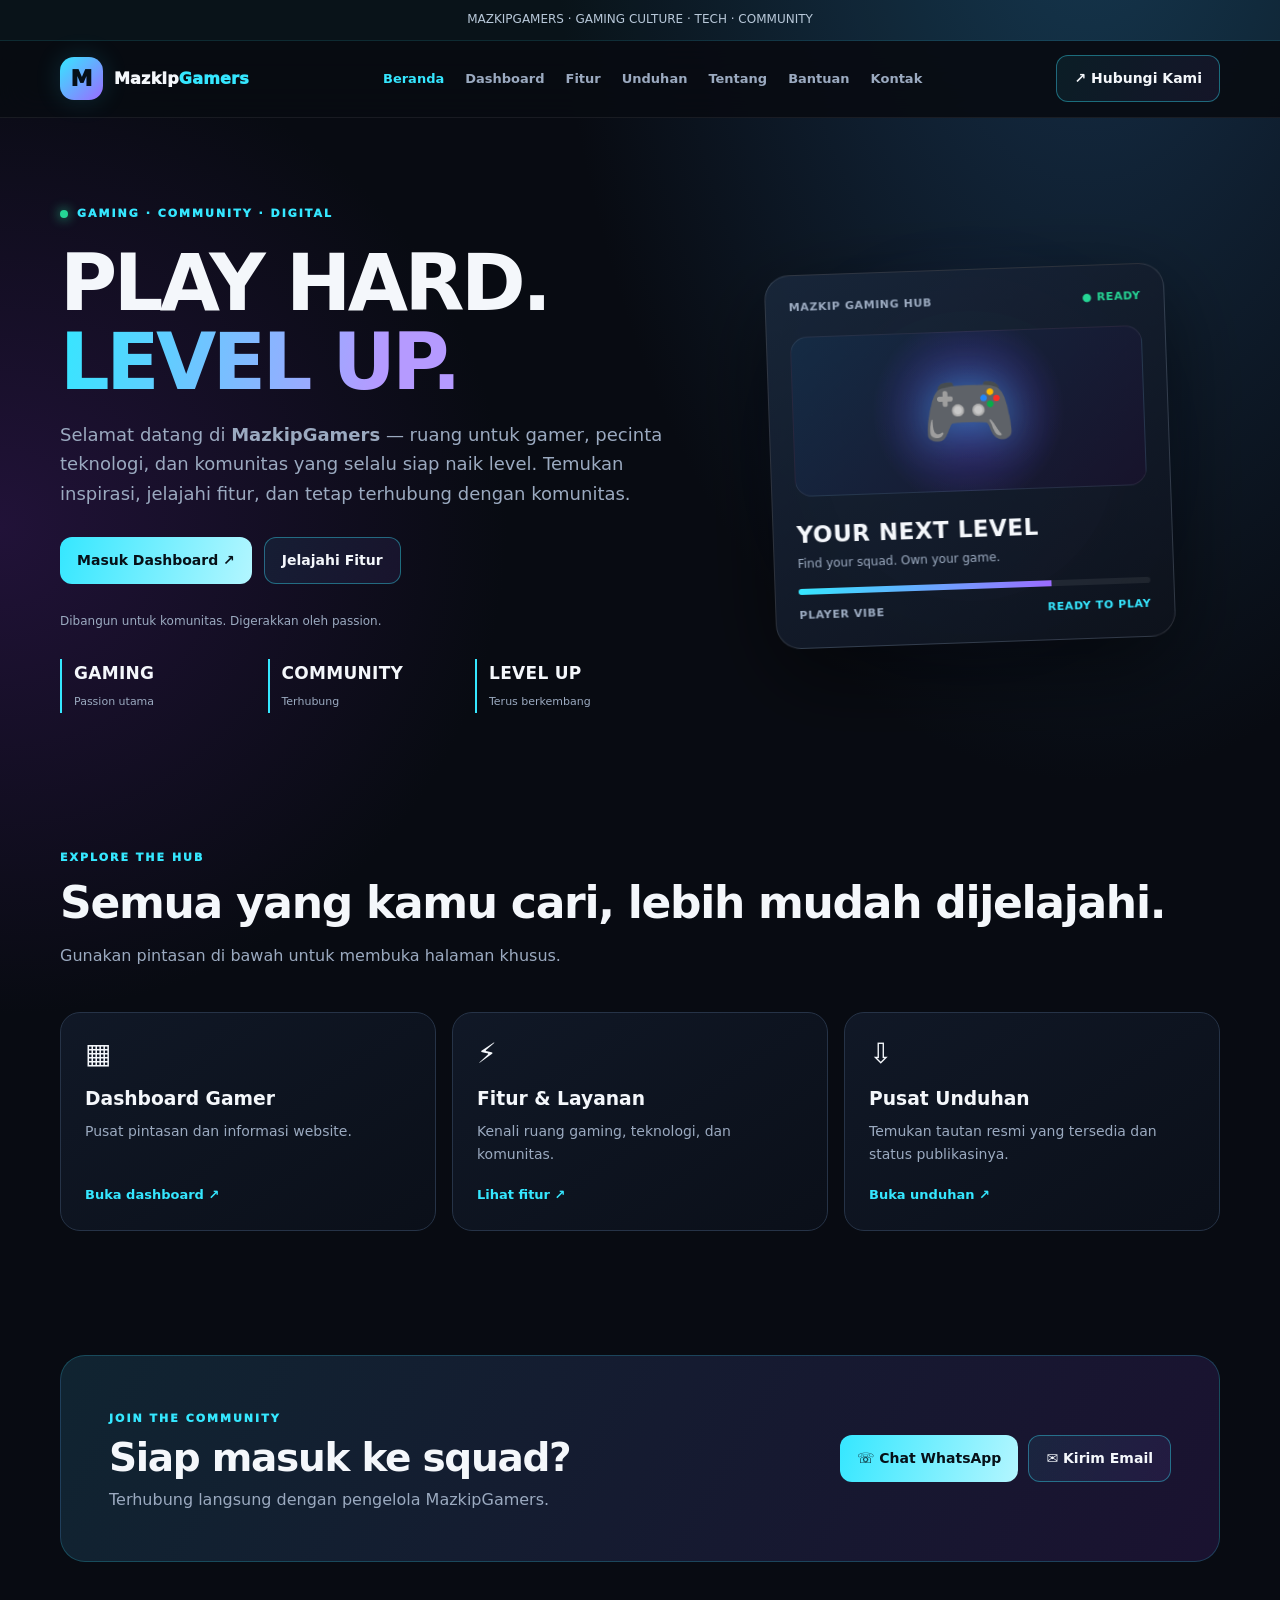
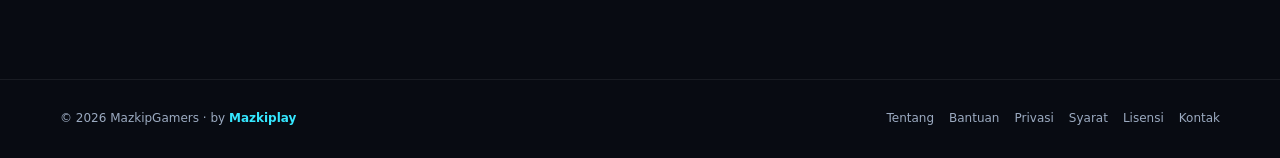
<file: index.html>
<!doctype html>
<html lang="id"><head><meta charset="utf-8"><meta name="viewport" content="width=device-width,initial-scale=1"><meta name="theme-color" content="#080b12"><meta name="description" content="MazkipGamers — portal gaming, komunitas, teknologi, dan kreativitas digital oleh Mazkiplay."><meta property="og:title" content="MazkipGamers — Play Hard. Level Up."><meta property="og:description" content="Ruang gaming dan kreativitas digital untuk komunitas."><title>MazkipGamers — Play Hard. Level Up.</title><link rel="icon" href="favicon.svg" type="image/svg+xml"><link rel="stylesheet" href="style.css"></head><body>
<div class="site-notice">MAZKIPGAMERS · GAMING CULTURE · TECH · COMMUNITY</div>
<header class="top"><div class="wrap nav"><a class="brand" href="index.html" aria-label="MazkipGamers beranda"><span class="logo">M</span><span>Mazkip<em>Gamers</em></span></a><nav class="navlinks" aria-label="Navigasi utama"><a data-page="index.html" href="index.html">Beranda</a><a data-page="dashboard.html" href="dashboard.html">Dashboard</a><a data-page="features.html" href="features.html">Fitur</a><a data-page="downloads.html" href="downloads.html">Unduhan</a><a data-page="about.html" href="about.html">Tentang</a><a data-page="help.html" href="help.html">Bantuan</a><a data-page="contact.html" href="contact.html">Kontak</a></nav><div class="nav-cta"><a class="btn" href="https://wa.me/628562965282" target="_blank" rel="noopener noreferrer">↗ Hubungi Kami</a><button class="menu-toggle" aria-label="Buka menu" aria-expanded="false" type="button">☰</button></div></div></header>
<main><section class="wrap hero" id="home"><div><div class="eyebrow"><span class="pulse"></span> GAMING · COMMUNITY · DIGITAL</div><h1>PLAY HARD.<br><span class="gradient">LEVEL UP.</span></h1><p class="lead">Selamat datang di <b>MazkipGamers</b> — ruang untuk gamer, pecinta teknologi, dan komunitas yang selalu siap naik level. Temukan inspirasi, jelajahi fitur, dan tetap terhubung dengan komunitas.</p><div class="actions"><a class="btn primary" href="dashboard.html">Masuk Dashboard ↗</a><a class="btn" href="features.html">Jelajahi Fitur</a></div><div class="tiny">Dibangun untuk komunitas. Digerakkan oleh passion.</div><div class="stats"><div class="stat"><b>GAMING</b><span>Passion utama</span></div><div class="stat"><b>COMMUNITY</b><span>Terhubung</span></div><div class="stat"><b>LEVEL UP</b><span>Terus berkembang</span></div></div></div><div class="visual" aria-label="Ilustrasi gaming orisinal"><div class="orb"></div><div class="game-card"><div class="card-top"><span>MAZKIP GAMING HUB</span><span class="online">● READY</span></div><div class="art"><div class="controller">🎮</div></div><h3>YOUR NEXT LEVEL</h3><div class="tiny">Find your squad. Own your game.</div><div class="progress"><i></i></div><div class="card-top" style="margin-top:12px"><span>PLAYER VIBE</span><b style="color:var(--cyan)">READY TO PLAY</b></div></div></div></section>
<section class="section"><div class="wrap"><div class="section-head"><div><div class="eyebrow">EXPLORE THE HUB</div><h2>Semua yang kamu cari, lebih mudah dijelajahi.</h2><p>Gunakan pintasan di bawah untuk membuka halaman khusus.</p></div></div><div class="grid"><a class="feature feature-link" href="dashboard.html"><div class="ico">▦</div><h3>Dashboard Gamer</h3><p>Pusat pintasan dan informasi website.</p><span class="more">Buka dashboard ↗</span></a><a class="feature feature-link" href="features.html"><div class="ico">⚡</div><h3>Fitur & Layanan</h3><p>Kenali ruang gaming, teknologi, dan komunitas.</p><span class="more">Lihat fitur ↗</span></a><a class="feature feature-link" href="downloads.html"><div class="ico">⇩</div><h3>Pusat Unduhan</h3><p>Temukan tautan resmi yang tersedia dan status publikasinya.</p><span class="more">Buka unduhan ↗</span></a></div></div></section>
<section class="section"><div class="wrap"><div class="banner"><div><div class="eyebrow">JOIN THE COMMUNITY</div><h2>Siap masuk ke squad?</h2><p>Terhubung langsung dengan pengelola MazkipGamers.</p></div><div class="banner-actions"><a class="btn primary" href="https://wa.me/628562965282" target="_blank" rel="noopener noreferrer">☏ Chat WhatsApp</a><a class="btn" href="mailto:holqinaleavodkabilla@gmail.com">✉ Kirim Email</a></div></div></div></section></main>
<footer class="footer"><div class="wrap footer-in"><span>© <span data-year>2026</span> MazkipGamers · by <b style="color:var(--cyan)">Mazkiplay</b></span><div class="footer-links"><a href="about.html">Tentang</a><a href="help.html">Bantuan</a><a href="privacy.html">Privasi</a><a href="terms.html">Syarat</a><a href="license.html">Lisensi</a><a href="contact.html">Kontak</a></div></div></footer><script src="site.js" defer></script></body></html>
</file>
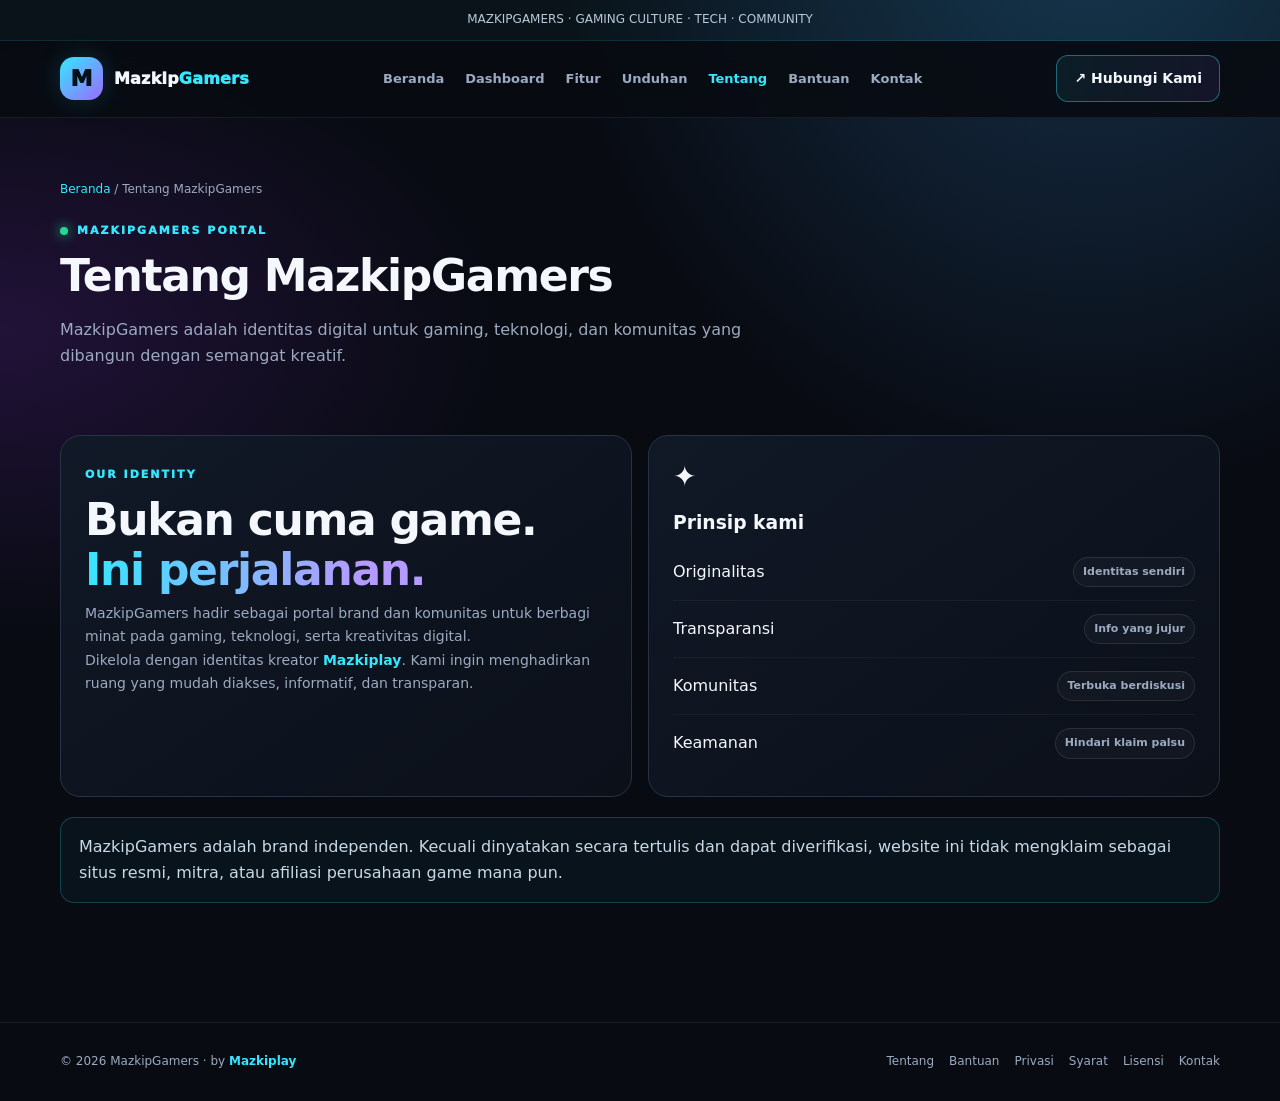
<file: about.html>
<!doctype html><html lang="id"><head><meta charset="utf-8"><meta name="viewport" content="width=device-width,initial-scale=1"><meta name="theme-color" content="#080b12"><meta name="description" content="MazkipGamers adalah identitas digital untuk gaming, teknologi, dan komunitas yang dibangun dengan semangat kreatif."><title>Tentang Kami — MazkipGamers</title><link rel="icon" href="favicon.svg" type="image/svg+xml"><link rel="stylesheet" href="style.css"></head><body><div class="site-notice">MAZKIPGAMERS · GAMING CULTURE · TECH · COMMUNITY</div><header class="top"><div class="wrap nav"><a class="brand" href="index.html"><span class="logo">M</span><span>Mazkip<em>Gamers</em></span></a><nav class="navlinks" aria-label="Navigasi utama"><a data-page="index.html" href="index.html">Beranda</a><a data-page="dashboard.html" href="dashboard.html">Dashboard</a><a data-page="features.html" href="features.html">Fitur</a><a data-page="downloads.html" href="downloads.html">Unduhan</a><a data-page="about.html" href="about.html">Tentang</a><a data-page="help.html" href="help.html">Bantuan</a><a data-page="contact.html" href="contact.html">Kontak</a></nav><div class="nav-cta"><a class="btn" href="https://wa.me/628562965282" target="_blank" rel="noopener noreferrer">↗ Hubungi Kami</a><button class="menu-toggle" aria-label="Buka menu" aria-expanded="false" type="button">☰</button></div></div></header><main><section class="wrap page-hero"><div class="crumb"><a href="index.html">Beranda</a> / Tentang MazkipGamers</div><div class="eyebrow"><span class="pulse"></span> MAZKIPGAMERS PORTAL</div><h1 class="page-title">Tentang MazkipGamers</h1><p class="lead">MazkipGamers adalah identitas digital untuk gaming, teknologi, dan komunitas yang dibangun dengan semangat kreatif.</p></section><section class="content"><div class="wrap"><div class="grid two"><div class="panel"><div class="eyebrow">OUR IDENTITY</div><h2 class="page-title">Bukan cuma game.<br><span class="gradient">Ini perjalanan.</span></h2><p class="muted">MazkipGamers hadir sebagai portal brand dan komunitas untuk berbagi minat pada gaming, teknologi, serta kreativitas digital.</p><p class="muted">Dikelola dengan identitas kreator <b style="color:var(--cyan)">Mazkiplay</b>. Kami ingin menghadirkan ruang yang mudah diakses, informatif, dan transparan.</p></div><div class="panel"><div class="ico">✦</div><h3>Prinsip kami</h3><div class="status-row"><span>Originalitas</span><span class="tag">Identitas sendiri</span></div><div class="status-row"><span>Transparansi</span><span class="tag">Info yang jujur</span></div><div class="status-row"><span>Komunitas</span><span class="tag">Terbuka berdiskusi</span></div><div class="status-row"><span>Keamanan</span><span class="tag">Hindari klaim palsu</span></div></div></div><div class="callout" style="margin-top:20px">MazkipGamers adalah brand independen. Kecuali dinyatakan secara tertulis dan dapat diverifikasi, website ini tidak mengklaim sebagai situs resmi, mitra, atau afiliasi perusahaan game mana pun.</div></div></section></main><footer class="footer"><div class="wrap footer-in"><span>© <span data-year>2026</span> MazkipGamers · by <b style="color:var(--cyan)">Mazkiplay</b></span><div class="footer-links"><a href="about.html">Tentang</a><a href="help.html">Bantuan</a><a href="privacy.html">Privasi</a><a href="terms.html">Syarat</a><a href="license.html">Lisensi</a><a href="contact.html">Kontak</a></div></div></footer><script src="site.js" defer></script></body></html>
</file>
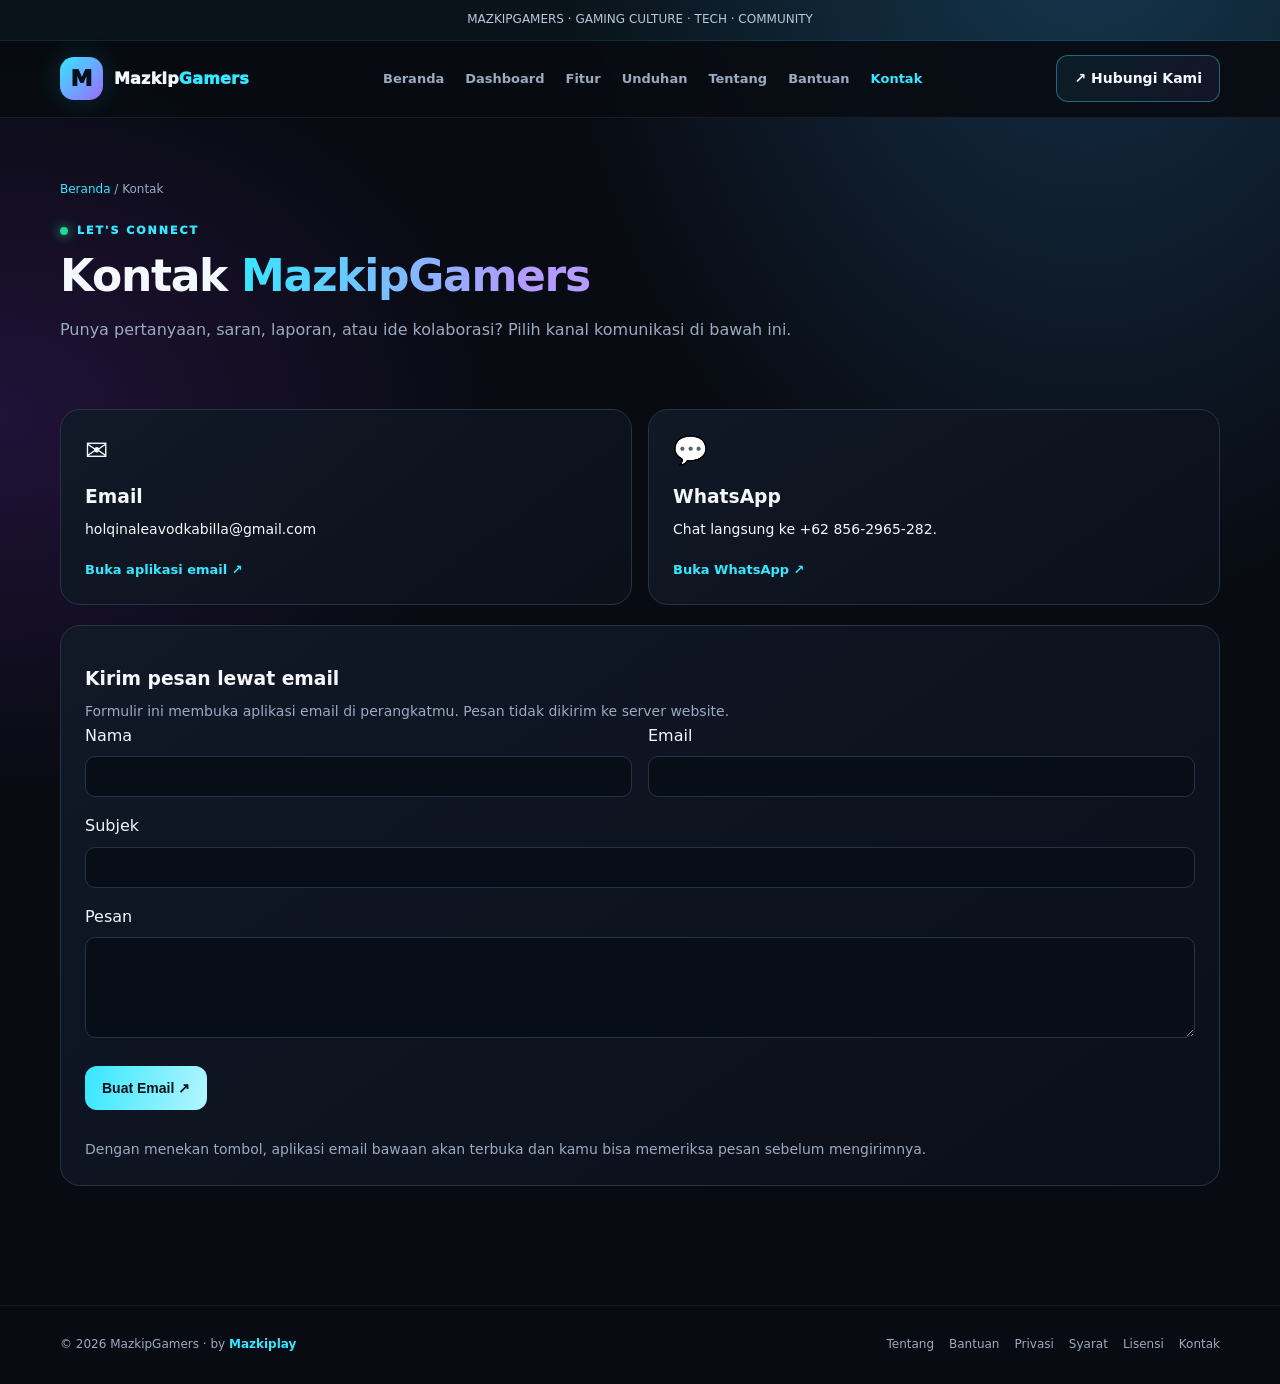
<file: contact.html>
<!doctype html><html lang="id"><head><meta charset="utf-8"><meta name="viewport" content="width=device-width,initial-scale=1"><meta name="theme-color" content="#080b12"><meta name="description" content="Hubungi pengelola MazkipGamers melalui email atau WhatsApp."><title>Kontak — MazkipGamers</title><link rel="icon" href="favicon.svg" type="image/svg+xml"><link rel="stylesheet" href="style.css"></head><body><div class="site-notice">MAZKIPGAMERS · GAMING CULTURE · TECH · COMMUNITY</div><header class="top"><div class="wrap nav"><a class="brand" href="index.html"><span class="logo">M</span><span>Mazkip<em>Gamers</em></span></a><nav class="navlinks" aria-label="Navigasi utama"><a data-page="index.html" href="index.html">Beranda</a><a data-page="dashboard.html" href="dashboard.html">Dashboard</a><a data-page="features.html" href="features.html">Fitur</a><a data-page="downloads.html" href="downloads.html">Unduhan</a><a data-page="about.html" href="about.html">Tentang</a><a data-page="help.html" href="help.html">Bantuan</a><a data-page="contact.html" href="contact.html">Kontak</a></nav><div class="nav-cta"><a class="btn" href="https://wa.me/628562965282" target="_blank" rel="noopener noreferrer">↗ Hubungi Kami</a><button class="menu-toggle" aria-label="Buka menu" aria-expanded="false" type="button">☰</button></div></div></header><main><section class="wrap page-hero"><div class="crumb"><a href="index.html">Beranda</a> / Kontak</div><div class="eyebrow"><span class="pulse"></span> LET'S CONNECT</div><h1 class="page-title">Kontak <span class="gradient">MazkipGamers</span></h1><p class="lead">Punya pertanyaan, saran, laporan, atau ide kolaborasi? Pilih kanal komunikasi di bawah ini.</p></section><section class="content"><div class="wrap"><div class="grid two"><a class="feature feature-link" href="mailto:holqinaleavodkabilla@gmail.com"><div class="ico">✉️</div><h3>Email</h3><p>holqinaleavodkabilla@gmail.com</p><span class="more">Buka aplikasi email ↗</span></a><a class="feature feature-link" href="https://wa.me/628562965282" target="_blank" rel="noopener noreferrer"><div class="ico">💬</div><h3>WhatsApp</h3><p>Chat langsung ke +62 856-2965-282.</p><span class="more">Buka WhatsApp ↗</span></a></div><div class="panel" style="margin-top:20px"><h3>Kirim pesan lewat email</h3><p class="muted">Formulir ini membuka aplikasi email di perangkatmu. Pesan tidak dikirim ke server website.</p><form data-contact-form><div class="grid two"><label>Nama<input name="name" required maxlength="100" autocomplete="name" style="display:block;width:100%;margin-top:7px;padding:12px;border:1px solid var(--line);border-radius:10px;background:#080e17;color:var(--text)"></label><label>Email<input name="email" type="email" required maxlength="150" autocomplete="email" style="display:block;width:100%;margin-top:7px;padding:12px;border:1px solid var(--line);border-radius:10px;background:#080e17;color:var(--text)"></label></div><label style="display:block;margin-top:16px">Subjek<input name="subject" required maxlength="120" style="display:block;width:100%;margin-top:7px;padding:12px;border:1px solid var(--line);border-radius:10px;background:#080e17;color:var(--text)"></label><label style="display:block;margin-top:16px">Pesan<textarea name="message" required maxlength="4000" rows="5" style="display:block;width:100%;margin-top:7px;padding:12px;border:1px solid var(--line);border-radius:10px;background:#080e17;color:var(--text);resize:vertical"></textarea></label><div class="actions"><button class="btn primary" type="submit">Buat Email ↗</button></div><p class="form-note">Dengan menekan tombol, aplikasi email bawaan akan terbuka dan kamu bisa memeriksa pesan sebelum mengirimnya.</p></form></div></div></section></main><footer class="footer"><div class="wrap footer-in"><span>© <span data-year>2026</span> MazkipGamers · by <b style="color:var(--cyan)">Mazkiplay</b></span><div class="footer-links"><a href="about.html">Tentang</a><a href="help.html">Bantuan</a><a href="privacy.html">Privasi</a><a href="terms.html">Syarat</a><a href="license.html">Lisensi</a><a href="contact.html">Kontak</a></div></div></footer><script src="site.js" defer></script></body></html>
</file>
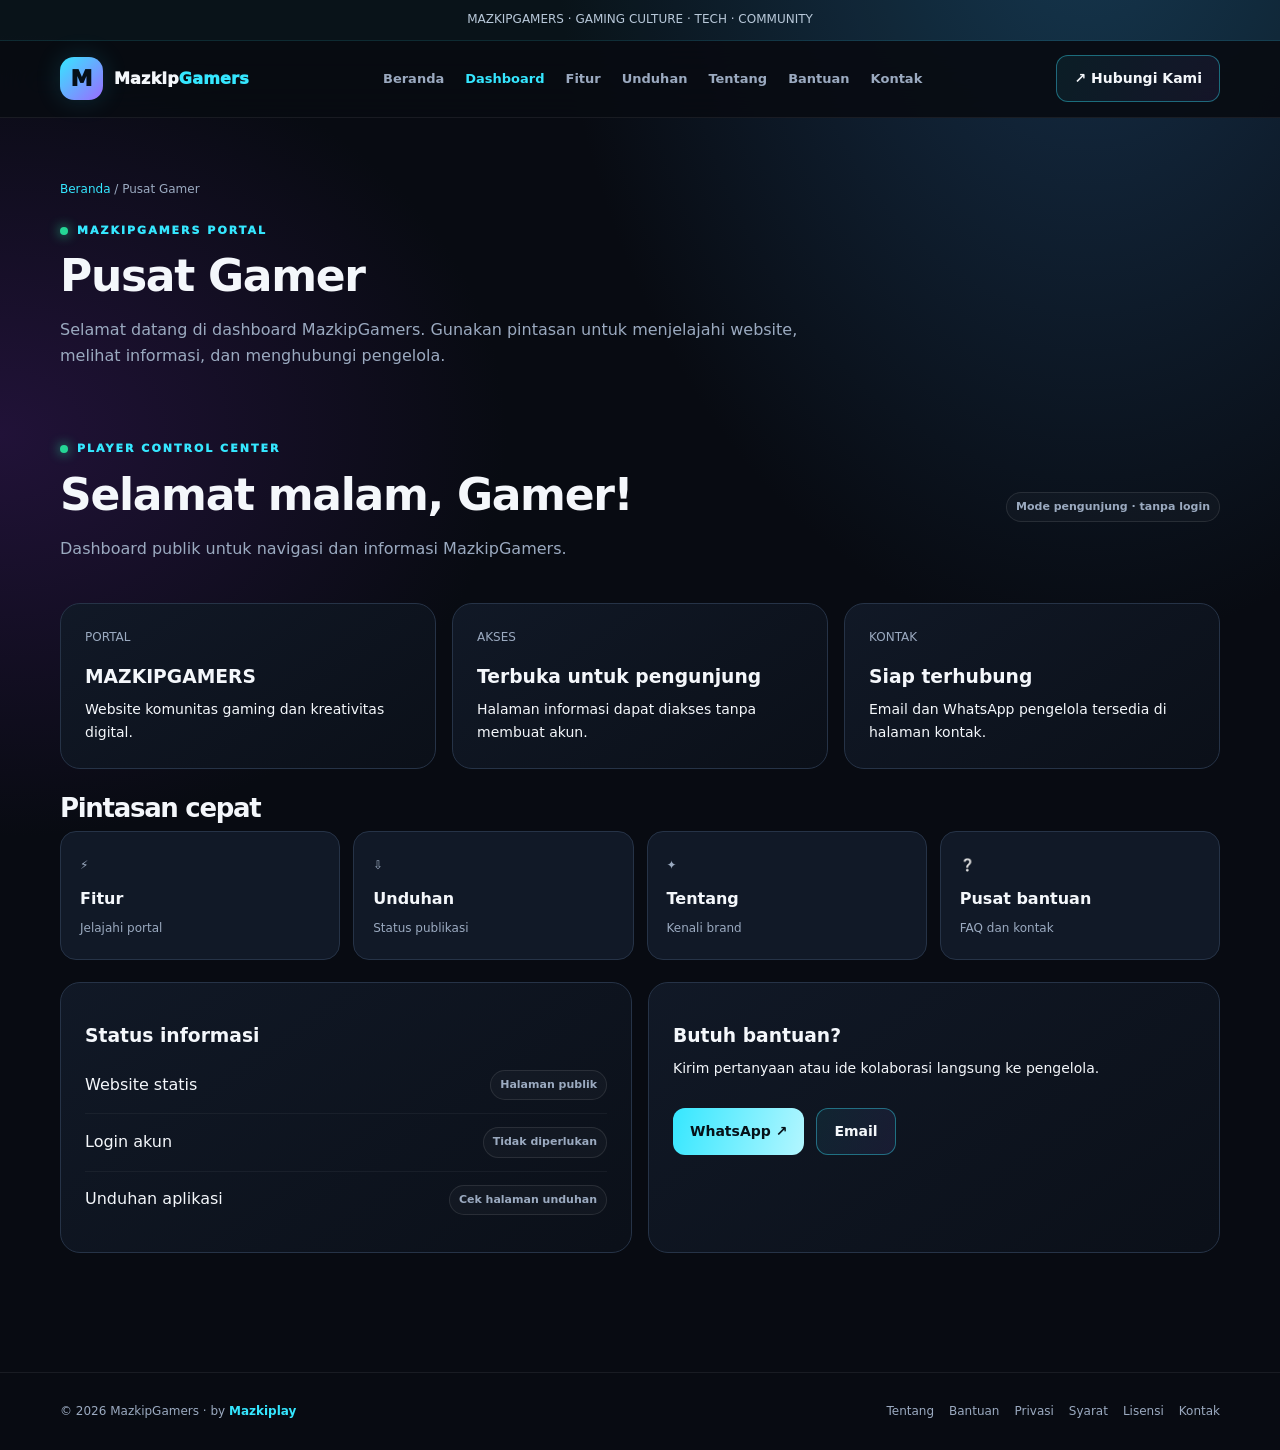
<file: dashboard.html>
<!doctype html><html lang="id"><head><meta charset="utf-8"><meta name="viewport" content="width=device-width,initial-scale=1"><meta name="theme-color" content="#080b12"><meta name="description" content="Selamat datang di dashboard MazkipGamers. Gunakan pintasan untuk menjelajahi website, melihat informasi, dan menghubungi pengelola."><title>Dashboard Gamer — MazkipGamers</title><link rel="icon" href="favicon.svg" type="image/svg+xml"><link rel="stylesheet" href="style.css"></head><body><div class="site-notice">MAZKIPGAMERS · GAMING CULTURE · TECH · COMMUNITY</div><header class="top"><div class="wrap nav"><a class="brand" href="index.html"><span class="logo">M</span><span>Mazkip<em>Gamers</em></span></a><nav class="navlinks" aria-label="Navigasi utama"><a data-page="index.html" href="index.html">Beranda</a><a data-page="dashboard.html" href="dashboard.html">Dashboard</a><a data-page="features.html" href="features.html">Fitur</a><a data-page="downloads.html" href="downloads.html">Unduhan</a><a data-page="about.html" href="about.html">Tentang</a><a data-page="help.html" href="help.html">Bantuan</a><a data-page="contact.html" href="contact.html">Kontak</a></nav><div class="nav-cta"><a class="btn" href="https://wa.me/628562965282" target="_blank" rel="noopener noreferrer">↗ Hubungi Kami</a><button class="menu-toggle" aria-label="Buka menu" aria-expanded="false" type="button">☰</button></div></div></header><main><section class="wrap page-hero"><div class="crumb"><a href="index.html">Beranda</a> / Pusat Gamer</div><div class="eyebrow"><span class="pulse"></span> MAZKIPGAMERS PORTAL</div><h1 class="page-title">Pusat Gamer</h1><p class="lead">Selamat datang di dashboard MazkipGamers. Gunakan pintasan untuk menjelajahi website, melihat informasi, dan menghubungi pengelola.</p></section><section class="content"><div class="wrap"><div class="dashboard-head"><div><div class="eyebrow"><span class="pulse"></span> PLAYER CONTROL CENTER</div><h2 class="page-title" data-greeting>Selamat datang, Gamer!</h2><p class="muted">Dashboard publik untuk navigasi dan informasi MazkipGamers.</p></div><span class="tag">Mode pengunjung · tanpa login</span></div><div class="grid" style="margin:25px 0"><div class="panel"><div class="tiny">PORTAL</div><h3>MAZKIPGAMERS</h3><p>Website komunitas gaming dan kreativitas digital.</p></div><div class="panel"><div class="tiny">AKSES</div><h3>Terbuka untuk pengunjung</h3><p>Halaman informasi dapat diakses tanpa membuat akun.</p></div><div class="panel"><div class="tiny">KONTAK</div><h3>Siap terhubung</h3><p>Email dan WhatsApp pengelola tersedia di halaman kontak.</p></div></div><h2 class="page-title" style="font-size:26px">Pintasan cepat</h2><div class="quick"><a href="features.html"><span class="ico">⚡</span><strong>Fitur</strong><span>Jelajahi portal</span></a><a href="downloads.html"><span class="ico">⇩</span><strong>Unduhan</strong><span>Status publikasi</span></a><a href="about.html"><span class="ico">✦</span><strong>Tentang</strong><span>Kenali brand</span></a><a href="help.html"><span class="ico">❔</span><strong>Pusat bantuan</strong><span>FAQ dan kontak</span></a></div><div class="grid two" style="margin-top:22px"><div class="panel"><h3>Status informasi</h3><div class="status-row"><span>Website statis</span><span class="tag">Halaman publik</span></div><div class="status-row"><span>Login akun</span><span class="tag">Tidak diperlukan</span></div><div class="status-row"><span>Unduhan aplikasi</span><span class="tag">Cek halaman unduhan</span></div></div><div class="panel"><h3>Butuh bantuan?</h3><p>Kirim pertanyaan atau ide kolaborasi langsung ke pengelola.</p><div class="actions"><a class="btn primary" href="https://wa.me/628562965282" target="_blank" rel="noopener noreferrer">WhatsApp ↗</a><a class="btn" href="mailto:holqinaleavodkabilla@gmail.com">Email</a></div></div></div></div></section></main><footer class="footer"><div class="wrap footer-in"><span>© <span data-year>2026</span> MazkipGamers · by <b style="color:var(--cyan)">Mazkiplay</b></span><div class="footer-links"><a href="about.html">Tentang</a><a href="help.html">Bantuan</a><a href="privacy.html">Privasi</a><a href="terms.html">Syarat</a><a href="license.html">Lisensi</a><a href="contact.html">Kontak</a></div></div></footer><script src="site.js" defer></script></body></html>
</file>
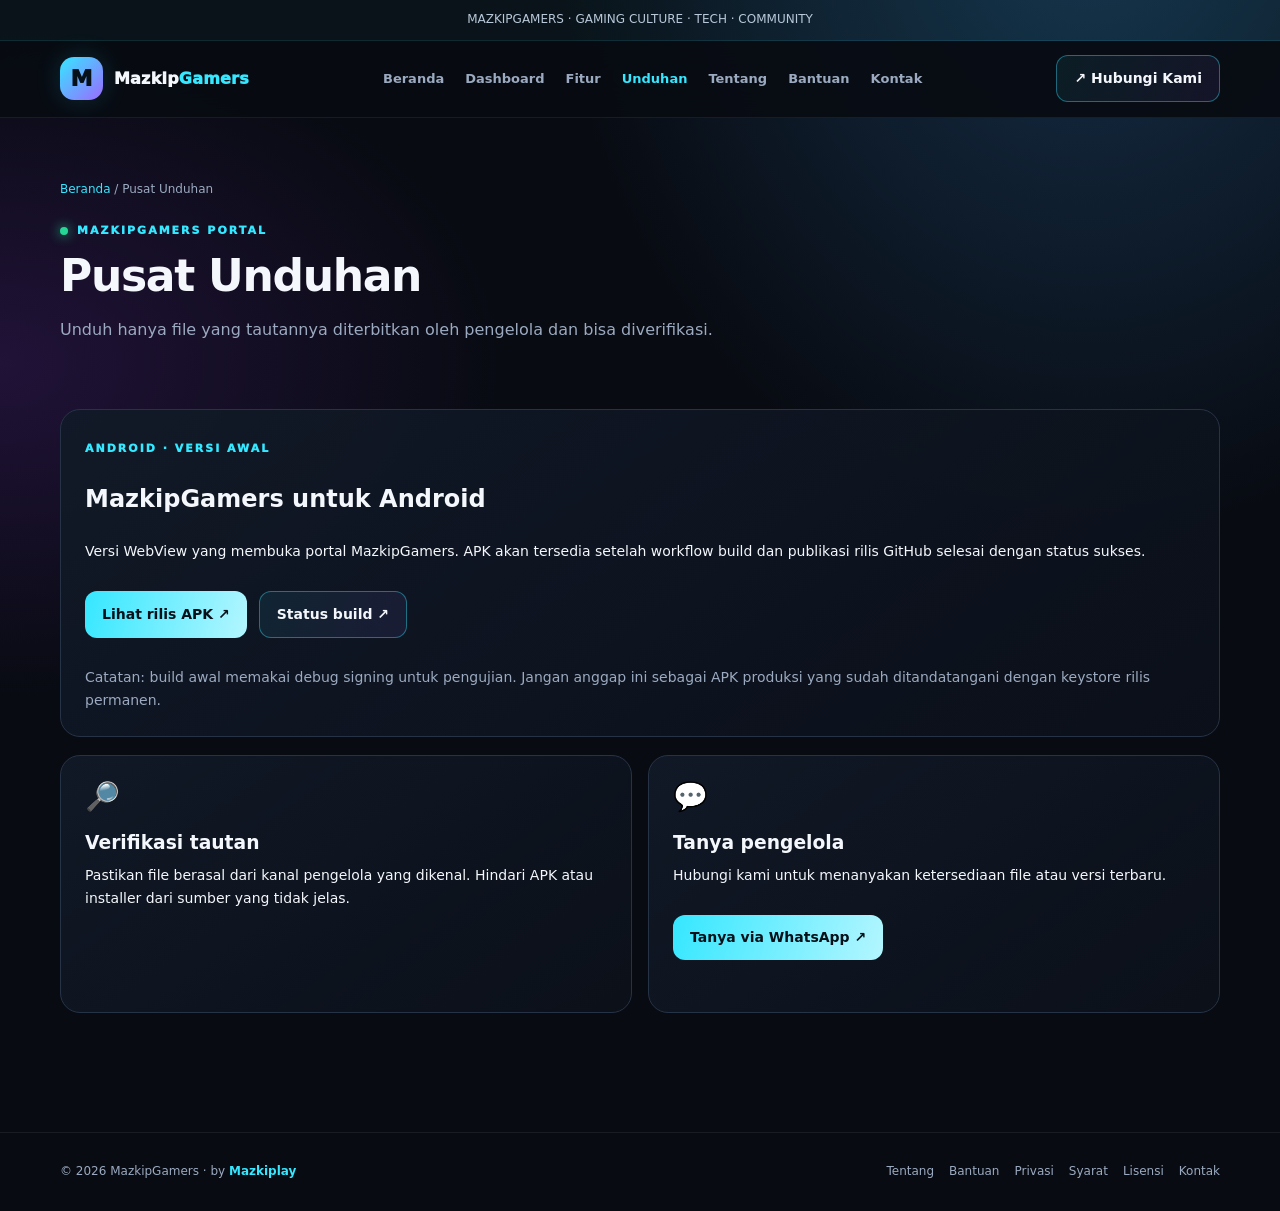
<file: downloads.html>
<!doctype html><html lang="id"><head><meta charset="utf-8"><meta name="viewport" content="width=device-width,initial-scale=1"><meta name="theme-color" content="#080b12"><meta name="description" content="Unduh hanya file yang tautannya diterbitkan oleh pengelola dan bisa diverifikasi."><title>Pusat Unduhan — MazkipGamers</title><link rel="icon" href="favicon.svg" type="image/svg+xml"><link rel="stylesheet" href="style.css"></head><body><div class="site-notice">MAZKIPGAMERS · GAMING CULTURE · TECH · COMMUNITY</div><header class="top"><div class="wrap nav"><a class="brand" href="index.html"><span class="logo">M</span><span>Mazkip<em>Gamers</em></span></a><nav class="navlinks" aria-label="Navigasi utama"><a data-page="index.html" href="index.html">Beranda</a><a data-page="dashboard.html" href="dashboard.html">Dashboard</a><a data-page="features.html" href="features.html">Fitur</a><a data-page="downloads.html" href="downloads.html">Unduhan</a><a data-page="about.html" href="about.html">Tentang</a><a data-page="help.html" href="help.html">Bantuan</a><a data-page="contact.html" href="contact.html">Kontak</a></nav><div class="nav-cta"><a class="btn" href="https://wa.me/628562965282" target="_blank" rel="noopener noreferrer">↗ Hubungi Kami</a><button class="menu-toggle" aria-label="Buka menu" aria-expanded="false" type="button">☰</button></div></div></header><main><section class="wrap page-hero"><div class="crumb"><a href="index.html">Beranda</a> / Pusat Unduhan</div><div class="eyebrow"><span class="pulse"></span> MAZKIPGAMERS PORTAL</div><h1 class="page-title">Pusat Unduhan</h1><p class="lead">Unduh hanya file yang tautannya diterbitkan oleh pengelola dan bisa diverifikasi.</p></section><section class="content"><div class="wrap"><div class="panel"><span class="eyebrow">ANDROID · VERSI AWAL</span><h2>MazkipGamers untuk Android</h2><p>Versi WebView yang membuka portal MazkipGamers. APK akan tersedia setelah workflow build dan publikasi rilis GitHub selesai dengan status sukses.</p><div class="actions"><a class="btn primary" href="https://github.com/jambudio336-hue/MazkipGamers/releases/latest" target="_blank" rel="noopener noreferrer">Lihat rilis APK ↗</a><a class="btn" href="https://github.com/jambudio336-hue/MazkipGamers/actions" target="_blank" rel="noopener noreferrer">Status build ↗</a></div><p class="muted" style="margin-top:12px">Catatan: build awal memakai debug signing untuk pengujian. Jangan anggap ini sebagai APK produksi yang sudah ditandatangani dengan keystore rilis permanen.</p></div><div class="grid two" style="margin-top:18px"><div class="panel"><div class="ico">🔎</div><h3>Verifikasi tautan</h3><p>Pastikan file berasal dari kanal pengelola yang dikenal. Hindari APK atau installer dari sumber yang tidak jelas.</p></div><div class="panel"><div class="ico">💬</div><h3>Tanya pengelola</h3><p>Hubungi kami untuk menanyakan ketersediaan file atau versi terbaru.</p><div class="actions"><a class="btn primary" href="https://wa.me/628562965282" target="_blank" rel="noopener noreferrer">Tanya via WhatsApp ↗</a></div></div></div></div></section></main><footer class="footer"><div class="wrap footer-in"><span>© <span data-year>2026</span> MazkipGamers · by <b style="color:var(--cyan)">Mazkiplay</b></span><div class="footer-links"><a href="about.html">Tentang</a><a href="help.html">Bantuan</a><a href="privacy.html">Privasi</a><a href="terms.html">Syarat</a><a href="license.html">Lisensi</a><a href="contact.html">Kontak</a></div></div></footer><script src="site.js" defer></script></body></html>
</file>
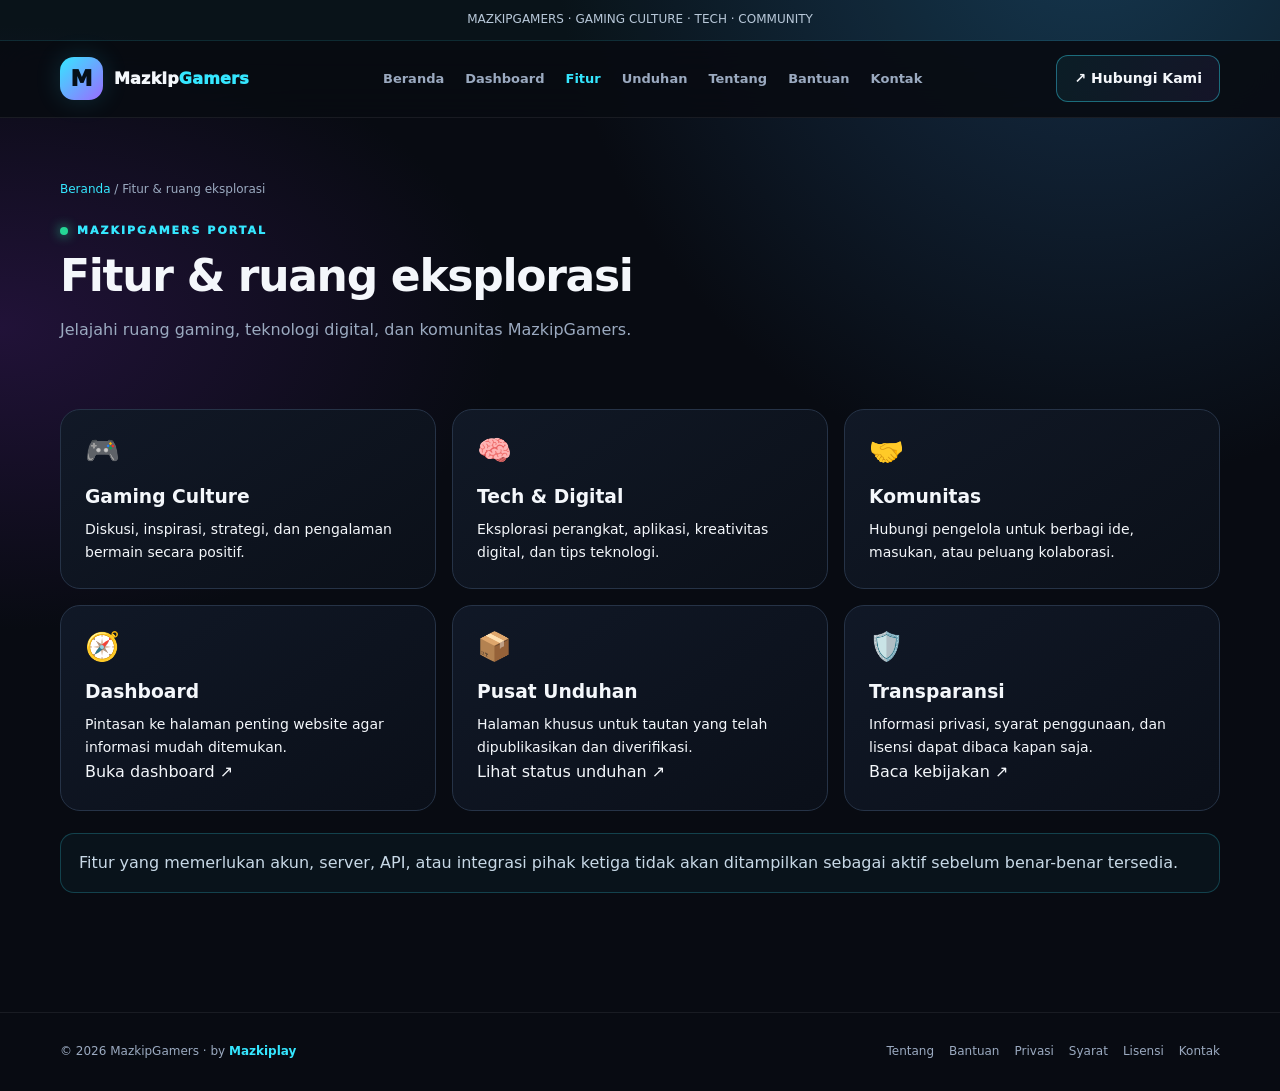
<file: features.html>
<!doctype html><html lang="id"><head><meta charset="utf-8"><meta name="viewport" content="width=device-width,initial-scale=1"><meta name="theme-color" content="#080b12"><meta name="description" content="Jelajahi ruang gaming, teknologi digital, dan komunitas MazkipGamers."><title>Fitur & Layanan — MazkipGamers</title><link rel="icon" href="favicon.svg" type="image/svg+xml"><link rel="stylesheet" href="style.css"></head><body><div class="site-notice">MAZKIPGAMERS · GAMING CULTURE · TECH · COMMUNITY</div><header class="top"><div class="wrap nav"><a class="brand" href="index.html"><span class="logo">M</span><span>Mazkip<em>Gamers</em></span></a><nav class="navlinks" aria-label="Navigasi utama"><a data-page="index.html" href="index.html">Beranda</a><a data-page="dashboard.html" href="dashboard.html">Dashboard</a><a data-page="features.html" href="features.html">Fitur</a><a data-page="downloads.html" href="downloads.html">Unduhan</a><a data-page="about.html" href="about.html">Tentang</a><a data-page="help.html" href="help.html">Bantuan</a><a data-page="contact.html" href="contact.html">Kontak</a></nav><div class="nav-cta"><a class="btn" href="https://wa.me/628562965282" target="_blank" rel="noopener noreferrer">↗ Hubungi Kami</a><button class="menu-toggle" aria-label="Buka menu" aria-expanded="false" type="button">☰</button></div></div></header><main><section class="wrap page-hero"><div class="crumb"><a href="index.html">Beranda</a> / Fitur & ruang eksplorasi</div><div class="eyebrow"><span class="pulse"></span> MAZKIPGAMERS PORTAL</div><h1 class="page-title">Fitur & ruang eksplorasi</h1><p class="lead">Jelajahi ruang gaming, teknologi digital, dan komunitas MazkipGamers.</p></section><section class="content"><div class="wrap"><div class="grid"><article class="feature"><div class="ico">🎮</div><h3>Gaming Culture</h3><p>Diskusi, inspirasi, strategi, dan pengalaman bermain secara positif.</p></article><article class="feature"><div class="ico">🧠</div><h3>Tech & Digital</h3><p>Eksplorasi perangkat, aplikasi, kreativitas digital, dan tips teknologi.</p></article><article class="feature"><div class="ico">🤝</div><h3>Komunitas</h3><p>Hubungi pengelola untuk berbagi ide, masukan, atau peluang kolaborasi.</p></article><article class="feature"><div class="ico">🧭</div><h3>Dashboard</h3><p>Pintasan ke halaman penting website agar informasi mudah ditemukan.</p><a class="more" href="dashboard.html">Buka dashboard ↗</a></article><article class="feature"><div class="ico">📦</div><h3>Pusat Unduhan</h3><p>Halaman khusus untuk tautan yang telah dipublikasikan dan diverifikasi.</p><a class="more" href="downloads.html">Lihat status unduhan ↗</a></article><article class="feature"><div class="ico">🛡️</div><h3>Transparansi</h3><p>Informasi privasi, syarat penggunaan, dan lisensi dapat dibaca kapan saja.</p><a class="more" href="privacy.html">Baca kebijakan ↗</a></article></div><div class="callout" style="margin-top:22px">Fitur yang memerlukan akun, server, API, atau integrasi pihak ketiga tidak akan ditampilkan sebagai aktif sebelum benar-benar tersedia.</div></div></section></main><footer class="footer"><div class="wrap footer-in"><span>© <span data-year>2026</span> MazkipGamers · by <b style="color:var(--cyan)">Mazkiplay</b></span><div class="footer-links"><a href="about.html">Tentang</a><a href="help.html">Bantuan</a><a href="privacy.html">Privasi</a><a href="terms.html">Syarat</a><a href="license.html">Lisensi</a><a href="contact.html">Kontak</a></div></div></footer><script src="site.js" defer></script></body></html>
</file>
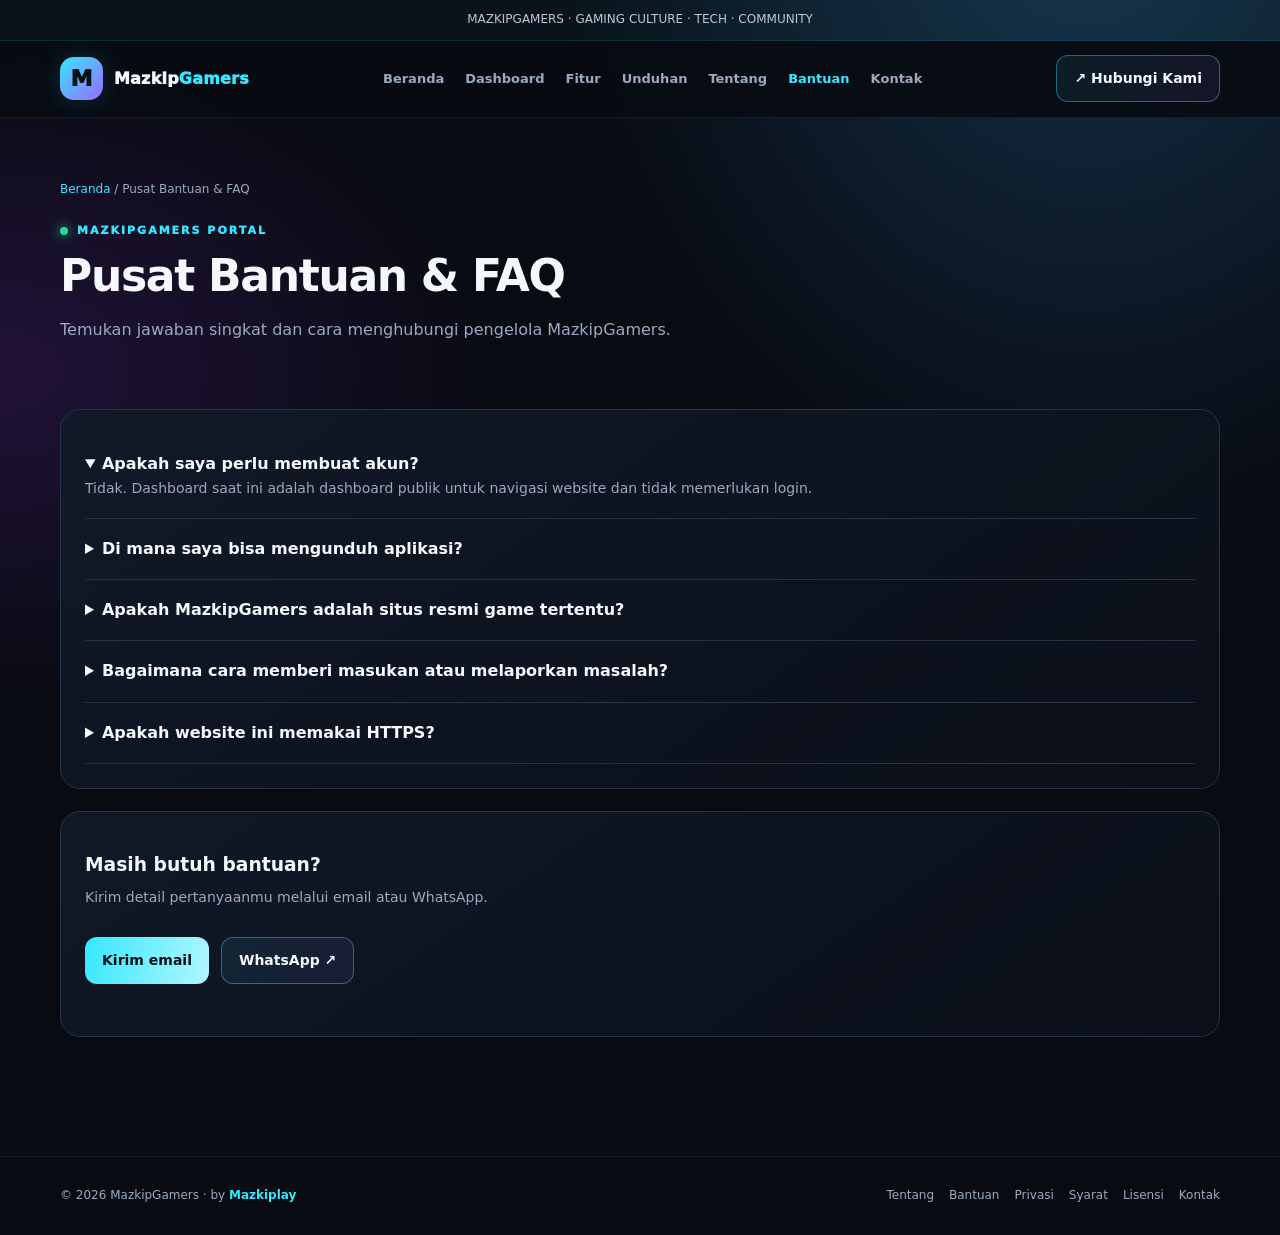
<file: help.html>
<!doctype html><html lang="id"><head><meta charset="utf-8"><meta name="viewport" content="width=device-width,initial-scale=1"><meta name="theme-color" content="#080b12"><meta name="description" content="Temukan jawaban singkat dan cara menghubungi pengelola MazkipGamers."><title>Pusat Bantuan — MazkipGamers</title><link rel="icon" href="favicon.svg" type="image/svg+xml"><link rel="stylesheet" href="style.css"></head><body><div class="site-notice">MAZKIPGAMERS · GAMING CULTURE · TECH · COMMUNITY</div><header class="top"><div class="wrap nav"><a class="brand" href="index.html"><span class="logo">M</span><span>Mazkip<em>Gamers</em></span></a><nav class="navlinks" aria-label="Navigasi utama"><a data-page="index.html" href="index.html">Beranda</a><a data-page="dashboard.html" href="dashboard.html">Dashboard</a><a data-page="features.html" href="features.html">Fitur</a><a data-page="downloads.html" href="downloads.html">Unduhan</a><a data-page="about.html" href="about.html">Tentang</a><a data-page="help.html" href="help.html">Bantuan</a><a data-page="contact.html" href="contact.html">Kontak</a></nav><div class="nav-cta"><a class="btn" href="https://wa.me/628562965282" target="_blank" rel="noopener noreferrer">↗ Hubungi Kami</a><button class="menu-toggle" aria-label="Buka menu" aria-expanded="false" type="button">☰</button></div></div></header><main><section class="wrap page-hero"><div class="crumb"><a href="index.html">Beranda</a> / Pusat Bantuan & FAQ</div><div class="eyebrow"><span class="pulse"></span> MAZKIPGAMERS PORTAL</div><h1 class="page-title">Pusat Bantuan & FAQ</h1><p class="lead">Temukan jawaban singkat dan cara menghubungi pengelola MazkipGamers.</p></section><section class="content"><div class="wrap"><div class="panel faq"><details open><summary>Apakah saya perlu membuat akun?</summary><p>Tidak. Dashboard saat ini adalah dashboard publik untuk navigasi website dan tidak memerlukan login.</p></details><details><summary>Di mana saya bisa mengunduh aplikasi?</summary><p>Buka halaman Pusat Unduhan. Jika belum ada file yang dipublikasikan, halaman akan menyatakannya secara jelas dan tidak menampilkan tombol unduhan palsu.</p></details><details><summary>Apakah MazkipGamers adalah situs resmi game tertentu?</summary><p>MazkipGamers merupakan brand independen. Kami tidak mengklaim afiliasi resmi dengan pengembang game kecuali ada izin atau pernyataan yang dapat diverifikasi.</p></details><details><summary>Bagaimana cara memberi masukan atau melaporkan masalah?</summary><p>Kirim email ke holqinaleavodkabilla@gmail.com atau hubungi WhatsApp di +62 856-2965-282.</p></details><details><summary>Apakah website ini memakai HTTPS?</summary><p>Website dapat dilayani melalui HTTPS setelah GitHub Pages aktif dan konfigurasi sertifikat selesai. Statusnya perlu diperiksa di halaman Settings → Pages pada repo.</p></details></div><div class="panel" style="margin-top:22px"><h3>Masih butuh bantuan?</h3><p class="muted">Kirim detail pertanyaanmu melalui email atau WhatsApp.</p><div class="actions"><a class="btn primary" href="mailto:holqinaleavodkabilla@gmail.com">Kirim email</a><a class="btn" href="https://wa.me/628562965282" target="_blank" rel="noopener noreferrer">WhatsApp ↗</a></div></div></div></section></main><footer class="footer"><div class="wrap footer-in"><span>© <span data-year>2026</span> MazkipGamers · by <b style="color:var(--cyan)">Mazkiplay</b></span><div class="footer-links"><a href="about.html">Tentang</a><a href="help.html">Bantuan</a><a href="privacy.html">Privasi</a><a href="terms.html">Syarat</a><a href="license.html">Lisensi</a><a href="contact.html">Kontak</a></div></div></footer><script src="site.js" defer></script></body></html>
</file>
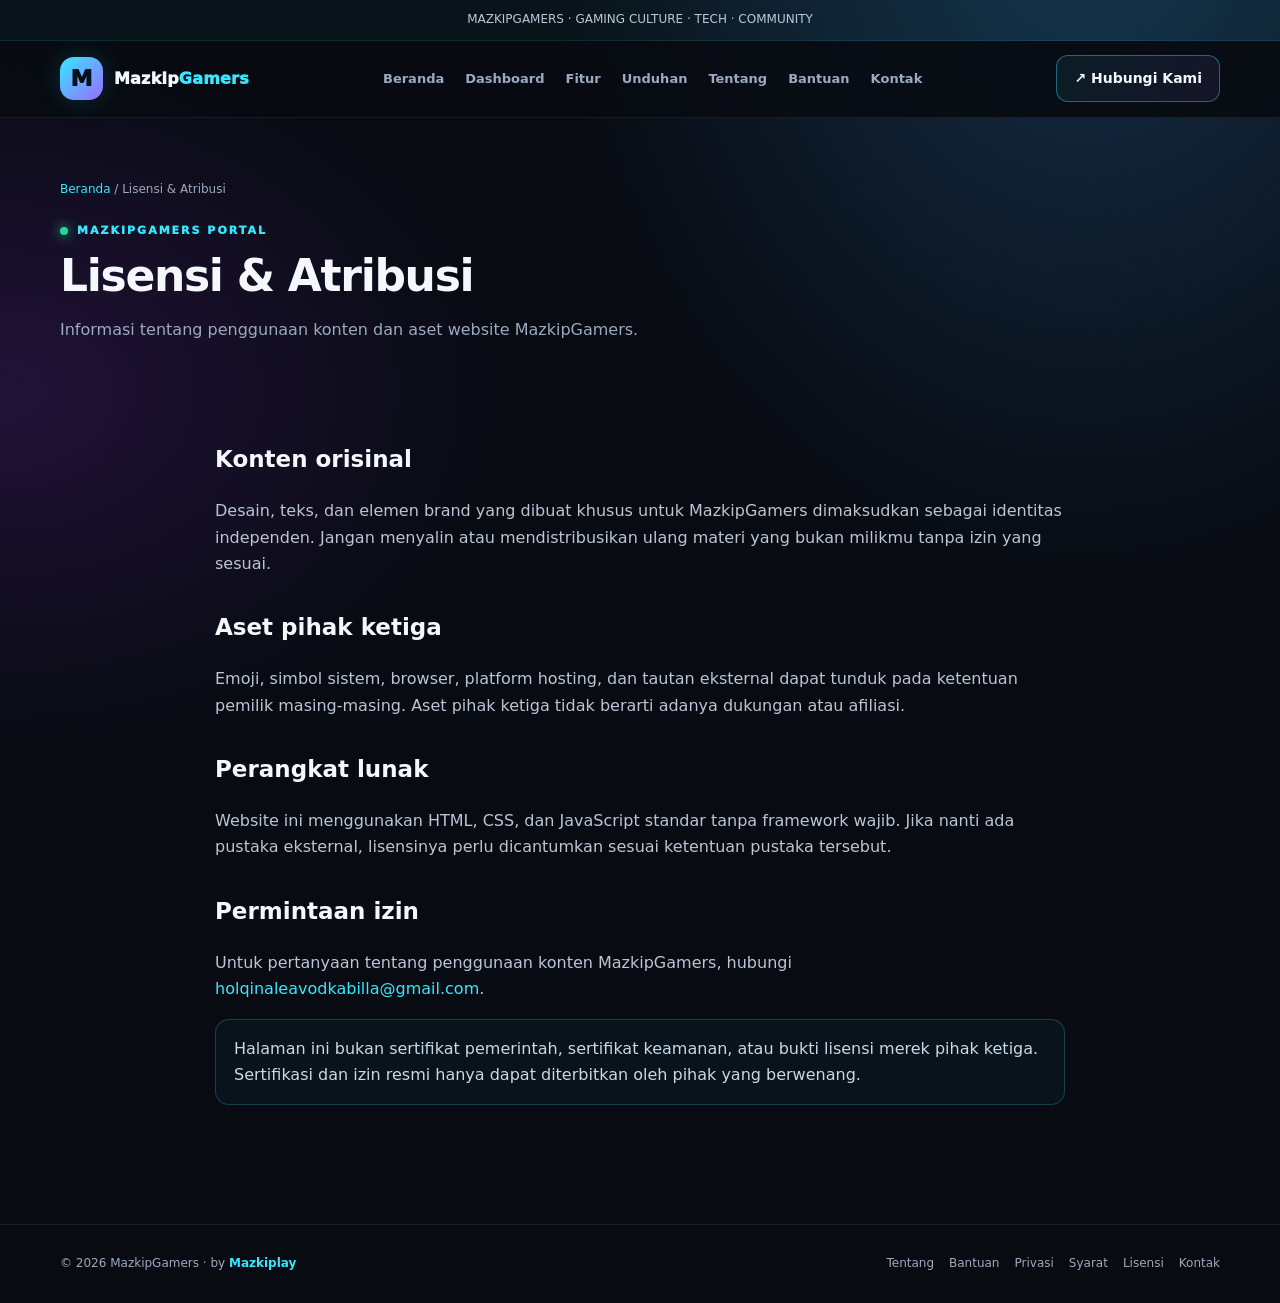
<file: license.html>
<!doctype html><html lang="id"><head><meta charset="utf-8"><meta name="viewport" content="width=device-width,initial-scale=1"><meta name="theme-color" content="#080b12"><meta name="description" content="Informasi tentang penggunaan konten dan aset website MazkipGamers."><title>Lisensi & Atribusi — MazkipGamers</title><link rel="icon" href="favicon.svg" type="image/svg+xml"><link rel="stylesheet" href="style.css"></head><body><div class="site-notice">MAZKIPGAMERS · GAMING CULTURE · TECH · COMMUNITY</div><header class="top"><div class="wrap nav"><a class="brand" href="index.html"><span class="logo">M</span><span>Mazkip<em>Gamers</em></span></a><nav class="navlinks" aria-label="Navigasi utama"><a data-page="index.html" href="index.html">Beranda</a><a data-page="dashboard.html" href="dashboard.html">Dashboard</a><a data-page="features.html" href="features.html">Fitur</a><a data-page="downloads.html" href="downloads.html">Unduhan</a><a data-page="about.html" href="about.html">Tentang</a><a data-page="help.html" href="help.html">Bantuan</a><a data-page="contact.html" href="contact.html">Kontak</a></nav><div class="nav-cta"><a class="btn" href="https://wa.me/628562965282" target="_blank" rel="noopener noreferrer">↗ Hubungi Kami</a><button class="menu-toggle" aria-label="Buka menu" aria-expanded="false" type="button">☰</button></div></div></header><main><section class="wrap page-hero"><div class="crumb"><a href="index.html">Beranda</a> / Lisensi & Atribusi</div><div class="eyebrow"><span class="pulse"></span> MAZKIPGAMERS PORTAL</div><h1 class="page-title">Lisensi & Atribusi</h1><p class="lead">Informasi tentang penggunaan konten dan aset website MazkipGamers.</p></section><section class="content"><div class="wrap prose"><h2>Konten orisinal</h2><p>Desain, teks, dan elemen brand yang dibuat khusus untuk MazkipGamers dimaksudkan sebagai identitas independen. Jangan menyalin atau mendistribusikan ulang materi yang bukan milikmu tanpa izin yang sesuai.</p><h2>Aset pihak ketiga</h2><p>Emoji, simbol sistem, browser, platform hosting, dan tautan eksternal dapat tunduk pada ketentuan pemilik masing-masing. Aset pihak ketiga tidak berarti adanya dukungan atau afiliasi.</p><h2>Perangkat lunak</h2><p>Website ini menggunakan HTML, CSS, dan JavaScript standar tanpa framework wajib. Jika nanti ada pustaka eksternal, lisensinya perlu dicantumkan sesuai ketentuan pustaka tersebut.</p><h2>Permintaan izin</h2><p>Untuk pertanyaan tentang penggunaan konten MazkipGamers, hubungi <a href="mailto:holqinaleavodkabilla@gmail.com" style="color:var(--cyan)">holqinaleavodkabilla@gmail.com</a>.</p><div class="callout">Halaman ini bukan sertifikat pemerintah, sertifikat keamanan, atau bukti lisensi merek pihak ketiga. Sertifikasi dan izin resmi hanya dapat diterbitkan oleh pihak yang berwenang.</div></div></section></main><footer class="footer"><div class="wrap footer-in"><span>© <span data-year>2026</span> MazkipGamers · by <b style="color:var(--cyan)">Mazkiplay</b></span><div class="footer-links"><a href="about.html">Tentang</a><a href="help.html">Bantuan</a><a href="privacy.html">Privasi</a><a href="terms.html">Syarat</a><a href="license.html">Lisensi</a><a href="contact.html">Kontak</a></div></div></footer><script src="site.js" defer></script></body></html>
</file>
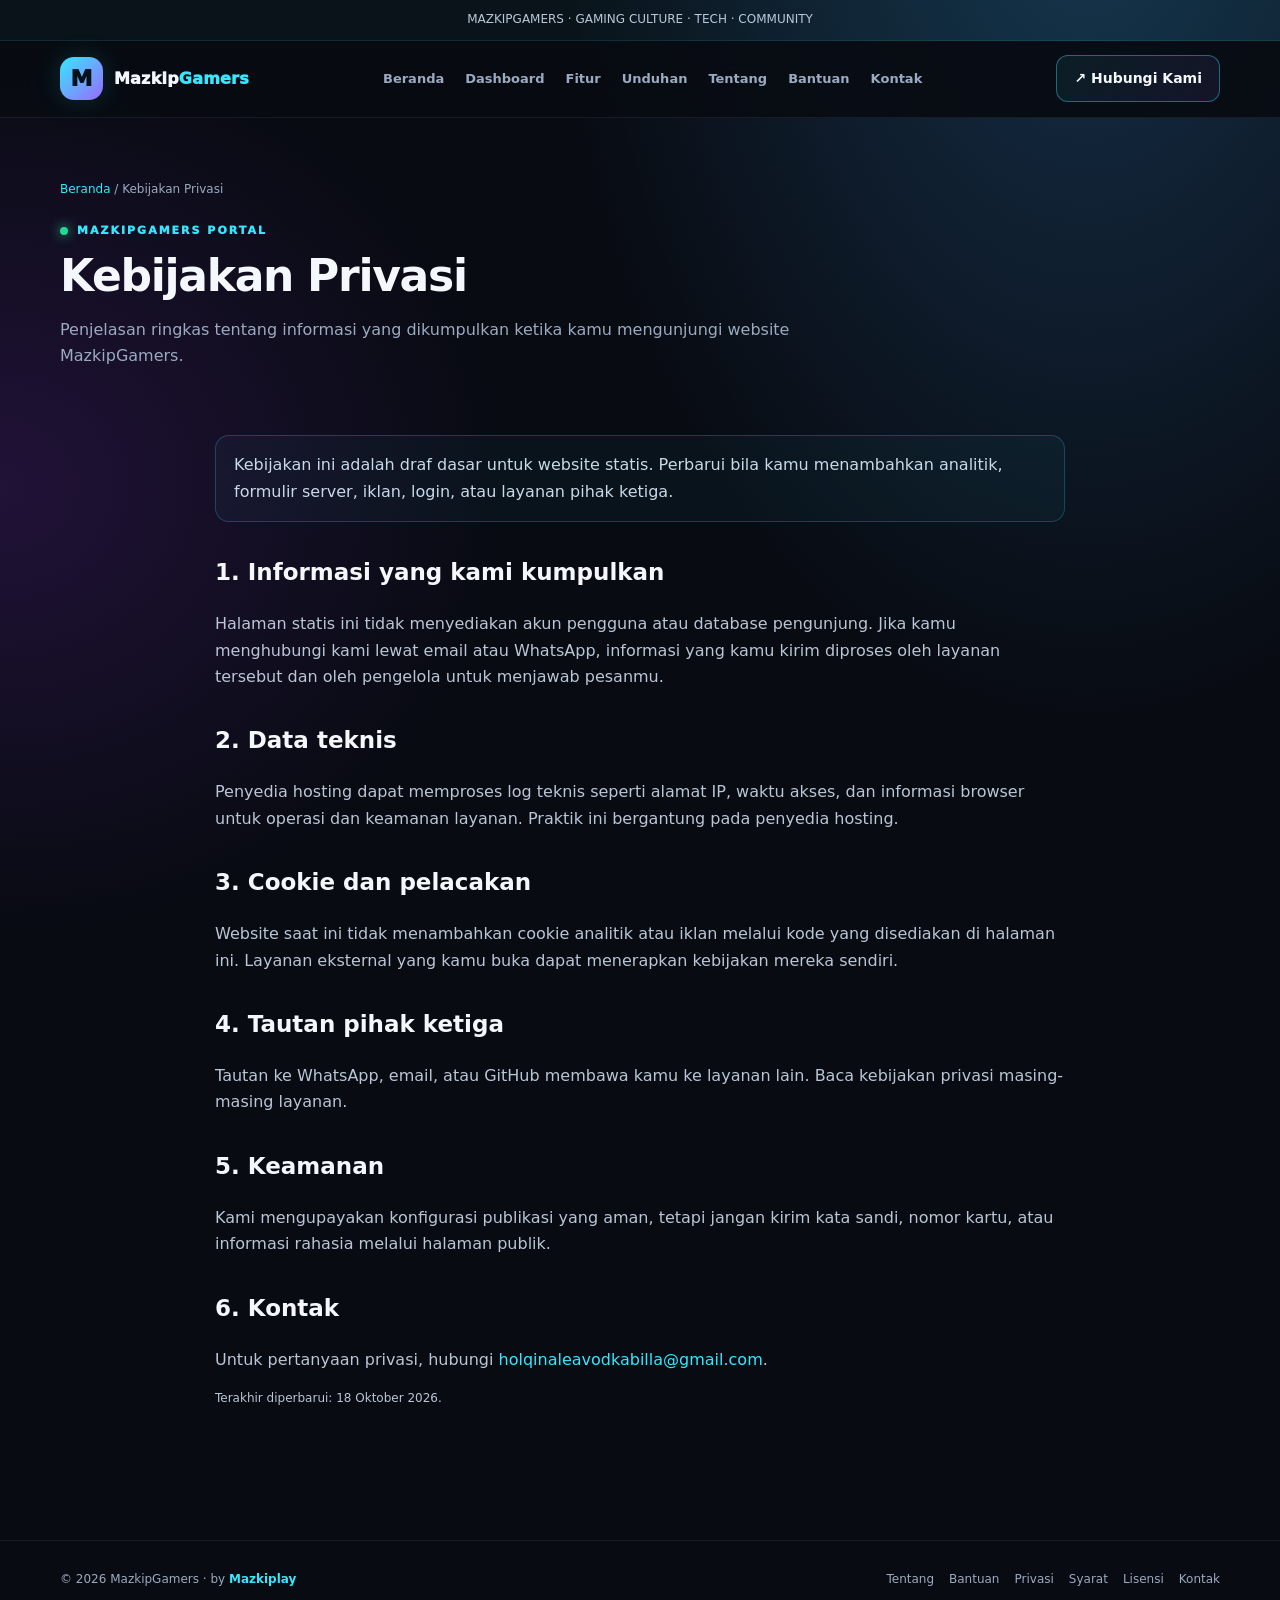
<file: privacy.html>
<!doctype html><html lang="id"><head><meta charset="utf-8"><meta name="viewport" content="width=device-width,initial-scale=1"><meta name="theme-color" content="#080b12"><meta name="description" content="Penjelasan ringkas tentang informasi yang dikumpulkan ketika kamu mengunjungi website MazkipGamers."><title>Kebijakan Privasi — MazkipGamers</title><link rel="icon" href="favicon.svg" type="image/svg+xml"><link rel="stylesheet" href="style.css"></head><body><div class="site-notice">MAZKIPGAMERS · GAMING CULTURE · TECH · COMMUNITY</div><header class="top"><div class="wrap nav"><a class="brand" href="index.html"><span class="logo">M</span><span>Mazkip<em>Gamers</em></span></a><nav class="navlinks" aria-label="Navigasi utama"><a data-page="index.html" href="index.html">Beranda</a><a data-page="dashboard.html" href="dashboard.html">Dashboard</a><a data-page="features.html" href="features.html">Fitur</a><a data-page="downloads.html" href="downloads.html">Unduhan</a><a data-page="about.html" href="about.html">Tentang</a><a data-page="help.html" href="help.html">Bantuan</a><a data-page="contact.html" href="contact.html">Kontak</a></nav><div class="nav-cta"><a class="btn" href="https://wa.me/628562965282" target="_blank" rel="noopener noreferrer">↗ Hubungi Kami</a><button class="menu-toggle" aria-label="Buka menu" aria-expanded="false" type="button">☰</button></div></div></header><main><section class="wrap page-hero"><div class="crumb"><a href="index.html">Beranda</a> / Kebijakan Privasi</div><div class="eyebrow"><span class="pulse"></span> MAZKIPGAMERS PORTAL</div><h1 class="page-title">Kebijakan Privasi</h1><p class="lead">Penjelasan ringkas tentang informasi yang dikumpulkan ketika kamu mengunjungi website MazkipGamers.</p></section><section class="content"><div class="wrap prose"><div class="callout">Kebijakan ini adalah draf dasar untuk website statis. Perbarui bila kamu menambahkan analitik, formulir server, iklan, login, atau layanan pihak ketiga.</div><h2>1. Informasi yang kami kumpulkan</h2><p>Halaman statis ini tidak menyediakan akun pengguna atau database pengunjung. Jika kamu menghubungi kami lewat email atau WhatsApp, informasi yang kamu kirim diproses oleh layanan tersebut dan oleh pengelola untuk menjawab pesanmu.</p><h2>2. Data teknis</h2><p>Penyedia hosting dapat memproses log teknis seperti alamat IP, waktu akses, dan informasi browser untuk operasi dan keamanan layanan. Praktik ini bergantung pada penyedia hosting.</p><h2>3. Cookie dan pelacakan</h2><p>Website saat ini tidak menambahkan cookie analitik atau iklan melalui kode yang disediakan di halaman ini. Layanan eksternal yang kamu buka dapat menerapkan kebijakan mereka sendiri.</p><h2>4. Tautan pihak ketiga</h2><p>Tautan ke WhatsApp, email, atau GitHub membawa kamu ke layanan lain. Baca kebijakan privasi masing-masing layanan.</p><h2>5. Keamanan</h2><p>Kami mengupayakan konfigurasi publikasi yang aman, tetapi jangan kirim kata sandi, nomor kartu, atau informasi rahasia melalui halaman publik.</p><h2>6. Kontak</h2><p>Untuk pertanyaan privasi, hubungi <a href="mailto:holqinaleavodkabilla@gmail.com" style="color:var(--cyan)">holqinaleavodkabilla@gmail.com</a>.</p><p class="tiny">Terakhir diperbarui: 18 Oktober 2026.</p></div></section></main><footer class="footer"><div class="wrap footer-in"><span>© <span data-year>2026</span> MazkipGamers · by <b style="color:var(--cyan)">Mazkiplay</b></span><div class="footer-links"><a href="about.html">Tentang</a><a href="help.html">Bantuan</a><a href="privacy.html">Privasi</a><a href="terms.html">Syarat</a><a href="license.html">Lisensi</a><a href="contact.html">Kontak</a></div></div></footer><script src="site.js" defer></script></body></html>
</file>
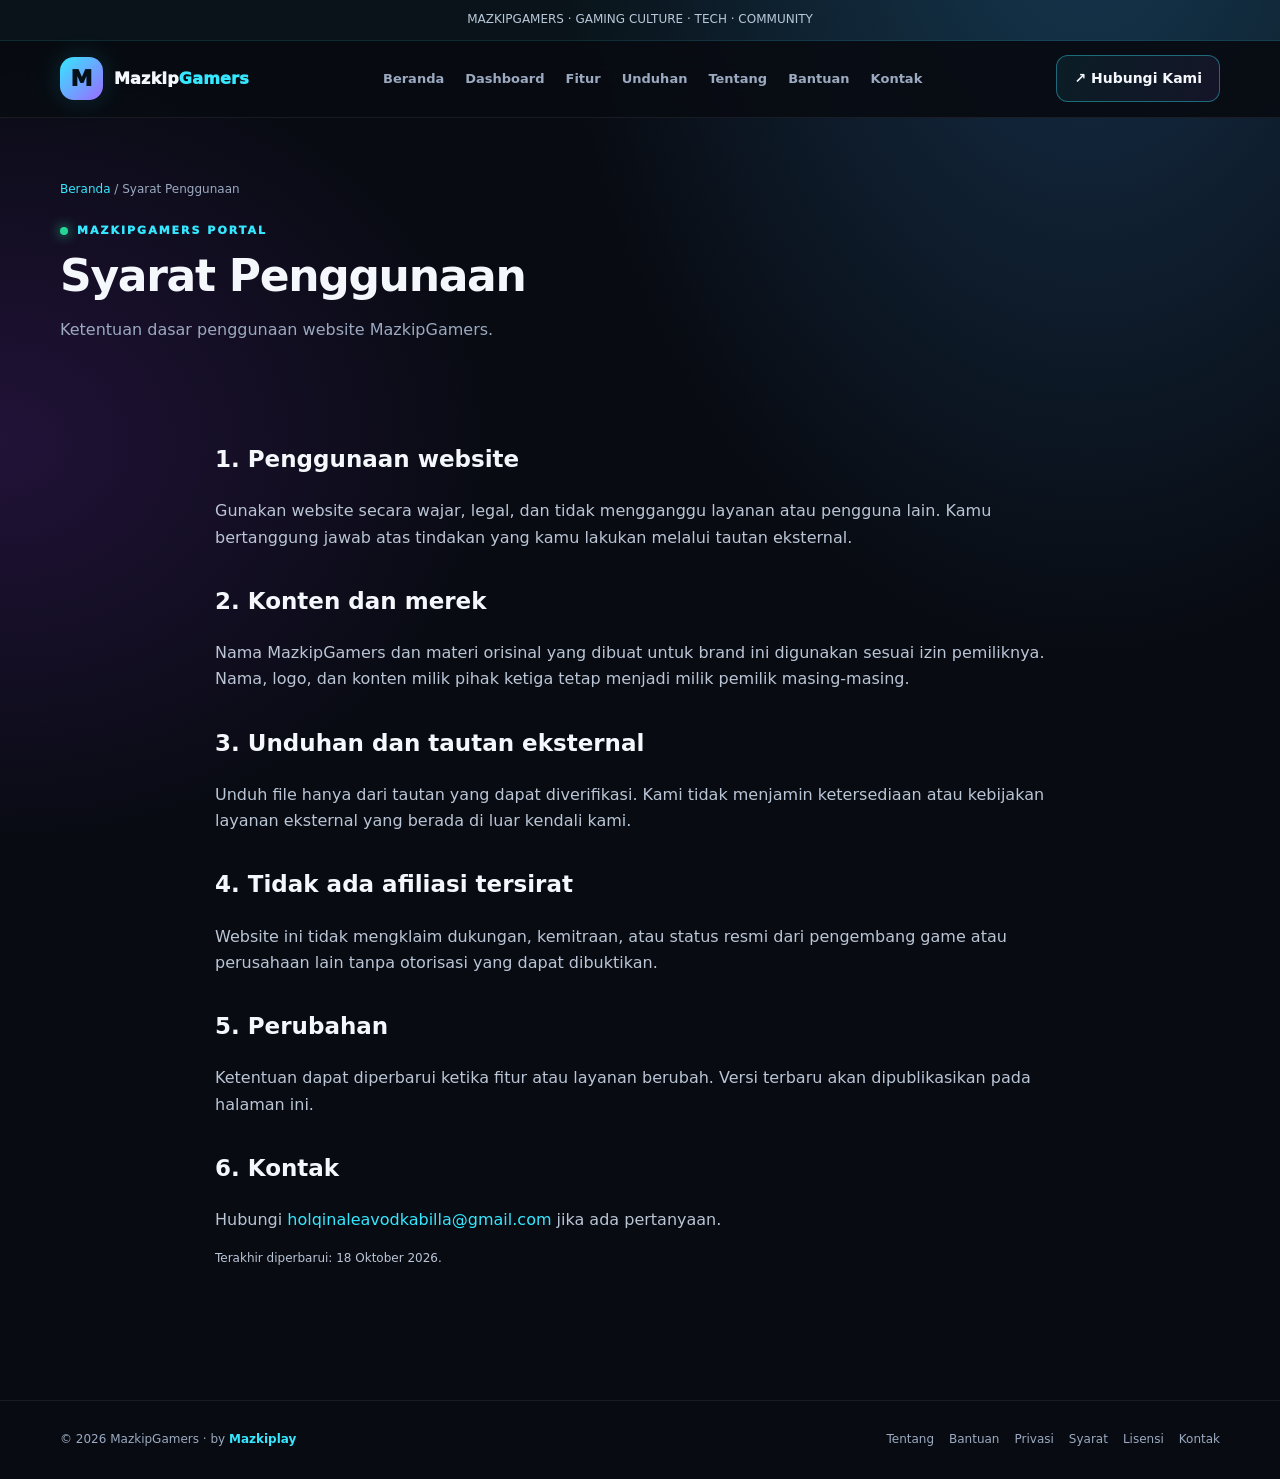
<file: terms.html>
<!doctype html><html lang="id"><head><meta charset="utf-8"><meta name="viewport" content="width=device-width,initial-scale=1"><meta name="theme-color" content="#080b12"><meta name="description" content="Ketentuan dasar penggunaan website MazkipGamers."><title>Syarat Penggunaan — MazkipGamers</title><link rel="icon" href="favicon.svg" type="image/svg+xml"><link rel="stylesheet" href="style.css"></head><body><div class="site-notice">MAZKIPGAMERS · GAMING CULTURE · TECH · COMMUNITY</div><header class="top"><div class="wrap nav"><a class="brand" href="index.html"><span class="logo">M</span><span>Mazkip<em>Gamers</em></span></a><nav class="navlinks" aria-label="Navigasi utama"><a data-page="index.html" href="index.html">Beranda</a><a data-page="dashboard.html" href="dashboard.html">Dashboard</a><a data-page="features.html" href="features.html">Fitur</a><a data-page="downloads.html" href="downloads.html">Unduhan</a><a data-page="about.html" href="about.html">Tentang</a><a data-page="help.html" href="help.html">Bantuan</a><a data-page="contact.html" href="contact.html">Kontak</a></nav><div class="nav-cta"><a class="btn" href="https://wa.me/628562965282" target="_blank" rel="noopener noreferrer">↗ Hubungi Kami</a><button class="menu-toggle" aria-label="Buka menu" aria-expanded="false" type="button">☰</button></div></div></header><main><section class="wrap page-hero"><div class="crumb"><a href="index.html">Beranda</a> / Syarat Penggunaan</div><div class="eyebrow"><span class="pulse"></span> MAZKIPGAMERS PORTAL</div><h1 class="page-title">Syarat Penggunaan</h1><p class="lead">Ketentuan dasar penggunaan website MazkipGamers.</p></section><section class="content"><div class="wrap prose"><h2>1. Penggunaan website</h2><p>Gunakan website secara wajar, legal, dan tidak mengganggu layanan atau pengguna lain. Kamu bertanggung jawab atas tindakan yang kamu lakukan melalui tautan eksternal.</p><h2>2. Konten dan merek</h2><p>Nama MazkipGamers dan materi orisinal yang dibuat untuk brand ini digunakan sesuai izin pemiliknya. Nama, logo, dan konten milik pihak ketiga tetap menjadi milik pemilik masing-masing.</p><h2>3. Unduhan dan tautan eksternal</h2><p>Unduh file hanya dari tautan yang dapat diverifikasi. Kami tidak menjamin ketersediaan atau kebijakan layanan eksternal yang berada di luar kendali kami.</p><h2>4. Tidak ada afiliasi tersirat</h2><p>Website ini tidak mengklaim dukungan, kemitraan, atau status resmi dari pengembang game atau perusahaan lain tanpa otorisasi yang dapat dibuktikan.</p><h2>5. Perubahan</h2><p>Ketentuan dapat diperbarui ketika fitur atau layanan berubah. Versi terbaru akan dipublikasikan pada halaman ini.</p><h2>6. Kontak</h2><p>Hubungi <a href="mailto:holqinaleavodkabilla@gmail.com" style="color:var(--cyan)">holqinaleavodkabilla@gmail.com</a> jika ada pertanyaan.</p><p class="tiny">Terakhir diperbarui: 18 Oktober 2026.</p></div></section></main><footer class="footer"><div class="wrap footer-in"><span>© <span data-year>2026</span> MazkipGamers · by <b style="color:var(--cyan)">Mazkiplay</b></span><div class="footer-links"><a href="about.html">Tentang</a><a href="help.html">Bantuan</a><a href="privacy.html">Privasi</a><a href="terms.html">Syarat</a><a href="license.html">Lisensi</a><a href="contact.html">Kontak</a></div></div></footer><script src="site.js" defer></script></body></html>
</file>
<file: style.css>
:root{color-scheme:dark;--bg:#080b12;--panel:#101725;--panel2:#131d2c;--line:#263347;--text:#f4f7fb;--muted:#9baac0;--cyan:#35e7ff;--violet:#9b6bff;--green:#25d695;--orange:#ffb86b;--radius:20px}
*{box-sizing:border-box}html{scroll-behavior:smooth;scroll-padding-top:100px}body{margin:0;background:radial-gradient(ellipse at 85% -10%,#16314b 0,transparent 35%),radial-gradient(ellipse at 0 30%,#211238 0,transparent 28%),var(--bg);color:var(--text);font:16px/1.65 Inter,ui-sans-serif,system-ui,-apple-system,"Segoe UI",sans-serif}a{color:inherit;text-decoration:none}button,a{ -webkit-tap-highlight-color:transparent}a:focus-visible,button:focus-visible{outline:2px solid var(--cyan);outline-offset:4px}.wrap{width:min(1160px,92%);margin-inline:auto}.top{position:sticky;top:0;z-index:20;background:#080b12e8;backdrop-filter:blur(18px);border-bottom:1px solid #ffffff12}.nav{display:flex;align-items:center;justify-content:space-between;gap:22px;min-height:76px}.brand{display:flex;align-items:center;gap:11px;font-weight:950;letter-spacing:.2px;white-space:nowrap}.logo{display:grid;place-items:center;width:43px;height:43px;border-radius:14px;background:linear-gradient(135deg,var(--cyan),var(--violet));color:#061018;font-size:22px;font-weight:1000;box-shadow:0 0 26px #35e7ff28}.brand em{font-style:normal;color:var(--cyan)}.navlinks{display:flex;align-items:center;gap:21px;color:var(--muted);font-size:13px;font-weight:700}.navlinks a:hover,.navlinks a[aria-current=page]{color:var(--cyan)}.nav-cta{display:flex;gap:10px;align-items:center}.menu-toggle{display:none}.btn{display:inline-flex;align-items:center;justify-content:center;gap:9px;min-height:44px;padding:11px 17px;border:1px solid #35e7ff65;border-radius:12px;background:linear-gradient(110deg,#35e7ff13,#9b6bff16);color:var(--text);font-size:14px;font-weight:850;transition:transform .2s,border-color .2s,box-shadow .2s;cursor:pointer}.btn:hover{transform:translateY(-2px);border-color:var(--cyan);box-shadow:0 8px 28px #35e7ff13}.btn.primary{background:linear-gradient(105deg,var(--cyan),#b3f6ff);color:#061018;border:0}.eyebrow{display:inline-flex;align-items:center;gap:9px;color:var(--cyan);font-size:11px;font-weight:950;letter-spacing:2px;text-transform:uppercase}.pulse{width:8px;height:8px;border-radius:50%;background:var(--green);box-shadow:0 0 12px var(--green)}.hero{display:grid;grid-template-columns:1.1fr .9fr;align-items:center;gap:50px;padding:82px 0 68px;min-height:580px}.hero h1{margin:18px 0;font-size:clamp(43px,6.2vw,78px);line-height:1.01;letter-spacing:-3.5px}.gradient{background:linear-gradient(100deg,var(--cyan),#b59aff 80%);background-clip:text;color:transparent}.lead{max-width:610px;color:var(--muted);font-size:18px}.actions{display:flex;gap:12px;flex-wrap:wrap;margin:28px 0}.muted{color:var(--muted)}.tiny{font-size:12px;color:var(--muted)}.visual{position:relative;display:grid;place-items:center;min-height:370px}.orb{position:absolute;width:290px;height:290px;border-radius:50%;background:linear-gradient(135deg,#35e7ff26,#9b6bff29);box-shadow:0 0 100px #6e68ff22;animation:float 6s ease-in-out infinite}.game-card{position:relative;width:min(100%,400px);padding:23px;border:1px solid #ffffff20;border-radius:25px;background:linear-gradient(145deg,#18263aef,#0d111bee);box-shadow:0 30px 90px #0008;transform:rotate(-2deg);animation:cardin .8s ease both}.card-top{display:flex;justify-content:space-between;align-items:center;gap:10px;color:var(--muted);font-size:11px;font-weight:800;letter-spacing:.6px}.online{color:var(--green)}.art{height:160px;margin:20px 0;border:1px solid #ffffff12;border-radius:17px;display:grid;place-items:center;overflow:hidden;background:radial-gradient(circle at 50% 50%,#704cff66,transparent 50%),linear-gradient(135deg,#152b44,#17132b)}.controller{font-size:76px;filter:drop-shadow(0 0 20px #35e7ff66);animation:float 4s ease-in-out infinite}.game-card h3{margin:0;font-size:23px;letter-spacing:.5px}.progress{height:6px;border-radius:8px;background:#ffffff12;margin-top:14px;overflow:hidden}.progress i{display:block;width:72%;height:100%;background:linear-gradient(90deg,var(--cyan),var(--violet))}.stats{display:grid;grid-template-columns:repeat(3,1fr);gap:12px;margin-top:27px}.stat{border-left:2px solid var(--cyan);padding-left:12px}.stat b{display:block;font-size:17px;letter-spacing:.3px}.stat span{font-size:11px;color:var(--muted)}.section{padding:62px 0}.section-head{display:flex;justify-content:space-between;align-items:end;gap:20px;margin-bottom:26px}.section h2,.page-title{font-size:clamp(29px,4.2vw,44px);line-height:1.13;letter-spacing:-1.3px;margin:8px 0}.section p{color:var(--muted)}.grid{display:grid;grid-template-columns:repeat(3,minmax(0,1fr));gap:16px}.grid.two{grid-template-columns:repeat(2,minmax(0,1fr))}.feature,.panel,.legal-card{padding:24px;border:1px solid var(--line);border-radius:var(--radius);background:linear-gradient(145deg,#111927f5,#0b1019f5);transition:border-color .2s,transform .2s}.feature:hover,.panel:hover{border-color:#35e7ff70;transform:translateY(-3px)}.ico{font-size:28px;line-height:1.2}.feature h3,.panel h3{margin:14px 0 5px}.feature p,.panel p{margin:0;font-size:14px}.feature-link{display:flex;flex-direction:column;min-height:190px}.feature-link .more{margin-top:auto;padding-top:18px;color:var(--cyan);font-size:13px;font-weight:850}.banner{display:flex;justify-content:space-between;align-items:center;gap:28px;padding:clamp(25px,5vw,48px);border:1px solid #35e7ff35;border-radius:25px;background:linear-gradient(120deg,#102431,#1a1230)}.banner h2{margin:5px 0;font-size:clamp(27px,4vw,39px);line-height:1.2}.banner p{margin:5px 0 0;color:var(--muted)}.banner-actions{display:flex;gap:10px;flex-wrap:wrap}.page-hero{padding:62px 0 28px}.page-hero .lead{font-size:16px;max-width:760px}.crumb{font-size:12px;color:var(--muted);margin-bottom:17px}.crumb a{color:var(--cyan)}.content{padding:22px 0 64px}.prose{max-width:850px}.prose h2{font-size:23px;margin-top:32px}.prose h3{font-size:18px;margin-top:24px}.prose p,.prose li{color:#bac5d5}.prose ul{padding-left:22px}.callout{padding:16px 18px;border:1px solid #35e7ff38;border-radius:14px;background:#35e7ff0a;color:#c8d9e7}.tag{display:inline-flex;padding:5px 9px;border-radius:99px;border:1px solid #ffffff19;background:#ffffff07;color:var(--muted);font-size:11px;font-weight:800}.dashboard-head{display:flex;align-items:center;justify-content:space-between;gap:18px;flex-wrap:wrap}.quick{display:grid;grid-template-columns:repeat(4,minmax(0,1fr));gap:13px}.quick a{padding:19px;border:1px solid var(--line);border-radius:16px;background:#111927;transition:.2s}.quick a:hover{border-color:var(--cyan);transform:translateY(-3px)}.quick strong{display:block;margin:8px 0 2px}.quick span{font-size:12px;color:var(--muted)}.status-row{display:flex;align-items:center;justify-content:space-between;gap:12px;padding:13px 0;border-bottom:1px solid #ffffff0c}.status-row:last-child{border-bottom:0}.footer{margin-top:55px;border-top:1px solid #ffffff12;padding:29px 0;color:var(--muted);font-size:12px}.footer-in{display:flex;align-items:center;justify-content:space-between;gap:20px;flex-wrap:wrap}.footer-links{display:flex;gap:15px;flex-wrap:wrap}.footer-links a:hover{color:var(--cyan)}.empty{padding:27px;border:1px dashed #3a4b60;border-radius:17px;background:#ffffff04}.empty strong{display:block;font-size:17px}.empty p{color:var(--muted);margin-bottom:0}.faq details{border-bottom:1px solid var(--line);padding:17px 0}.faq summary{cursor:pointer;font-weight:800}.faq details p{color:var(--muted);margin-bottom:0}.form-note{font-size:12px;color:var(--muted)}.site-notice{padding:10px 0;border-bottom:1px solid #35e7ff1c;background:#35e7ff08;color:#b8c8d9;font-size:12px;text-align:center}
@keyframes float{0%,100%{transform:translateY(0)}50%{transform:translateY(-10px)}}@keyframes cardin{from{opacity:0;transform:translateY(12px) rotate(-2deg)}to{opacity:1;transform:translateY(0) rotate(-2deg)}}
@media(max-width:900px){.navlinks{gap:12px}.navlinks a{font-size:12px}.nav-cta .btn{padding:9px 11px}.hero{gap:24px}.quick{grid-template-columns:repeat(2,minmax(0,1fr))}}
@media(max-width:740px){.nav{min-height:68px}.menu-toggle{display:inline-flex;align-items:center;justify-content:center;width:43px;height:43px;border:1px solid var(--line);border-radius:12px;background:#101725;color:var(--text);font-size:21px}.navlinks{display:none;position:absolute;top:68px;left:0;right:0;padding:16px 4% 20px;background:#080b12f8;border-bottom:1px solid var(--line);flex-direction:column;align-items:stretch;gap:0}.navlinks.open{display:flex}.navlinks a{padding:12px 4px;font-size:14px}.nav-cta>.btn{display:none}.hero{grid-template-columns:1fr;padding:52px 0 35px;gap:5px}.visual{min-height:310px}.grid,.grid.two{grid-template-columns:1fr}.section-head{align-items:start;flex-direction:column}.banner{align-items:start;flex-direction:column}.hero h1{letter-spacing:-2.5px}.page-hero{padding-top:42px}.stats{gap:7px}.stat b{font-size:14px}.quick{grid-template-columns:repeat(2,minmax(0,1fr))}}
@media(prefers-reduced-motion:reduce){*,*::before,*::after{animation:none!important;scroll-behavior:auto!important;transition:none!important}}
</file>
